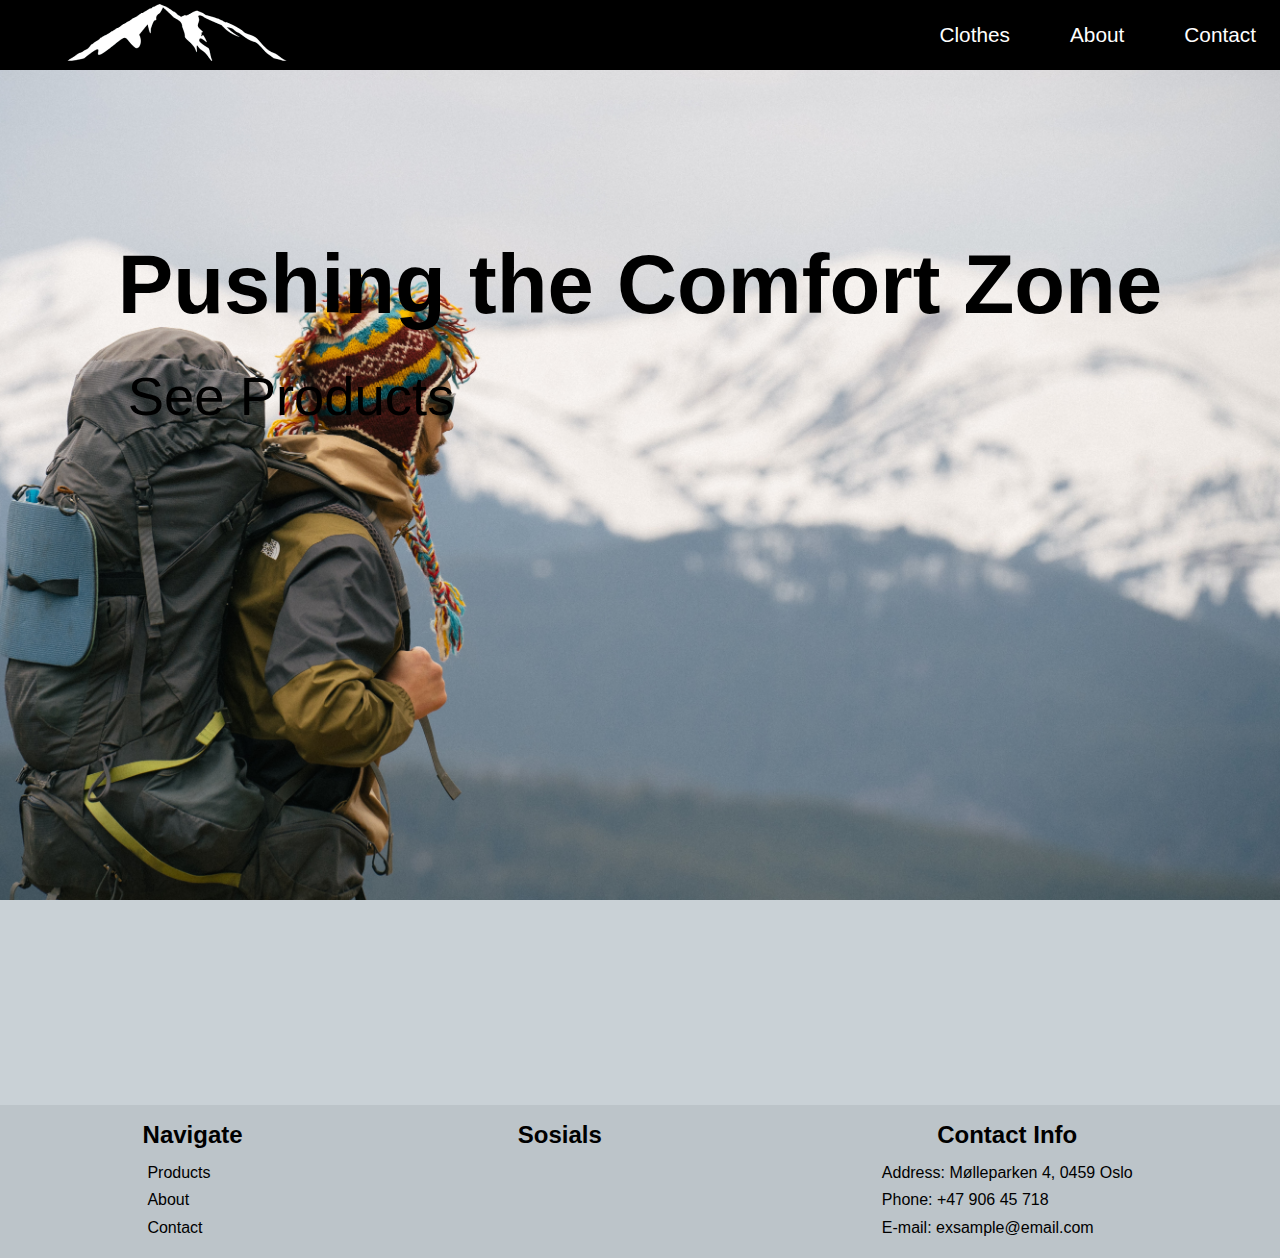
<file: index.html>
<!DOCTYPE html>
<html lang="en">
<head>
    <meta charset="UTF-8">
    <meta http-equiv="X-UA-Compatible" content="IE=edge">
    <meta name="viewport" content="width=device-width, initial-scale=1.0">
    <link rel="stylesheet" href="./css/styles.css">
    <link rel="stylesheet" href="https://cdnjs.cloudflare.com/ajax/libs/font-awesome/6.2.0/css/all.min.css" integrity="sha512-xh6O/CkQoPOWDdYTDqeRdPCVd1SpvCA9XXcUnZS2FmJNp1coAFzvtCN9BmamE+4aHK8yyUHUSCcJHgXloTyT2A==" crossorigin="anonymous" referrerpolicy="no-referrer" />
    <script src="./script.js" defer></script>
    <title>Rainy Days</title>
</head>
<body>
    <div class="background-image"> 
        <header>
            <nav class="navbar">
                <a class="nav-img" href="./index.html"><img src="./images/logo-Frame.png" alt="logo-Frame"></a>

                <ul class="nav-menu">
                    <li class="nav-item">
                        <a href="./product.html" class="nav-link">Clothes</a>
                    </li>
                    <li class="nav-item">
                        <a href="./about.html" class="nav-link">About</a>
                    </li>
                    <li class="nav-item">
                        <a href="./contact.html" class="nav-link">Contact</a>
                    </li>
                </ul>
                <div class="hamburger" id="hamburger">
                    <span class="bar"></span>
                    <span class="bar"></span>
                    <span class="bar"></span>
                </div>
            </nav>
        </header>
        <main class="main-content">
            <section class="container--front-page">
                <div class="front-page-title">
                    <h1>Pushing the Comfort Zone</h1>
                </div>
                <div class="see-products">
                    <a href="./product.html">See Products</a>                  
                </div>
            </section>
        </main>



        <footer>
            <div class="footer-container">

                <div class="navigation-list list">
                    <h3>Navigate</h3>
                    <ul>
                        <li><a href="./product.html">Products</a></li>
                        <li><a href="./about.html">About</a></li>
                        <li><a href="./contact.html">Contact</a></li>
                    </ul>
                </div> 

                <div class="sosial-list list">
                    <h3>Sosials</h3>
                    <ul>
                        <a href="#"><i class="fa-brands fa-facebook"></i></a>
                        <a href="#"><i class="fa-brands fa-square-instagram"></i></a>
                        <a href="#"><i class="fa-brands fa-twitter"></i></a>
                    </ul>
                </div>

                <div class="contact-info-list list">
                    <h3>Contact Info</h3>
                    <ul>
                        <li><p>Address: Mølleparken 4, 0459 Oslo</p></li>
                        <li><p>Phone: +47 906 45 718</p></li>
                        <li><p>E-mail: exsample@email.com</p></li>
                    </ul>
                </div>
            </div>
        </footer>
</html>
</file>
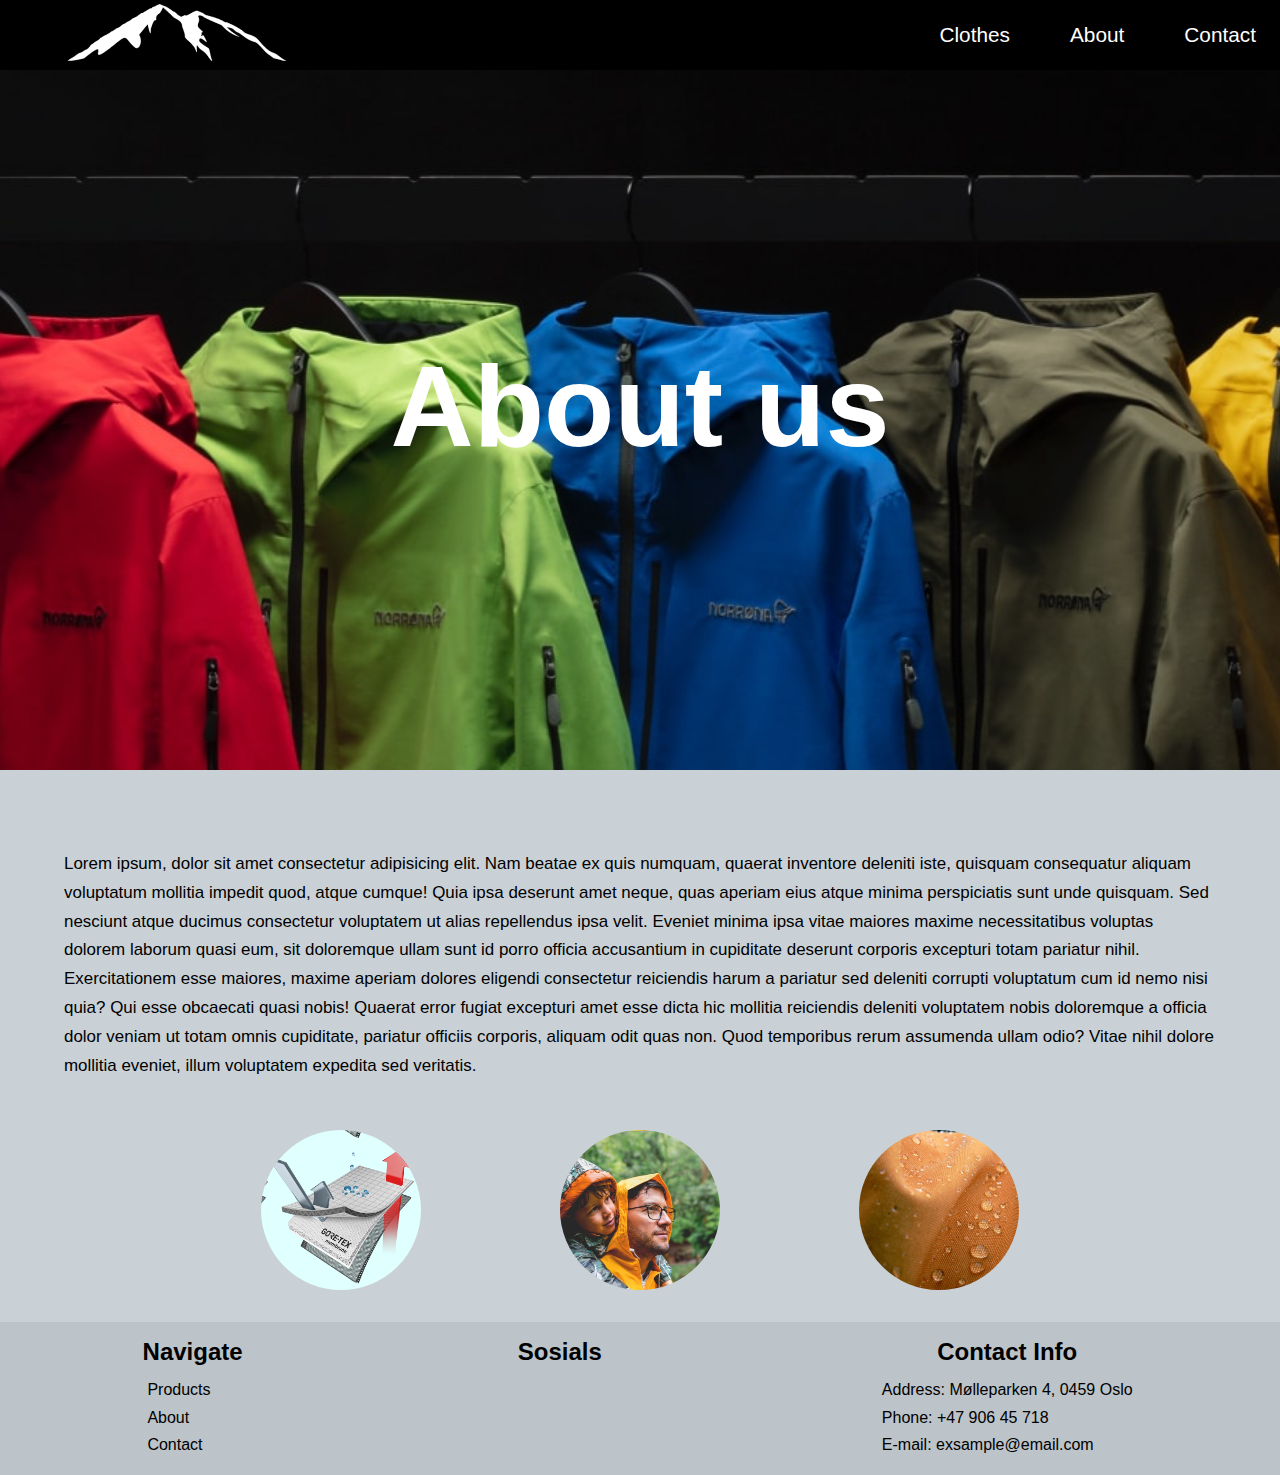
<file: about.html>
<!DOCTYPE html>
<html lang="en">
<head>
    <meta charset="UTF-8">
    <meta http-equiv="X-UA-Compatible" content="IE=edge">
    <meta name="viewport" content="width=device-width, initial-scale=1.0">
    <link rel="stylesheet" href="./css/styles.css">
    <link rel="stylesheet" href="./css/header.css">
    <link rel="stylesheet" href="./css/footer.css">
    <link rel="stylesheet" href="./css/about.css">
    <link rel="stylesheet" href="https://cdnjs.cloudflare.com/ajax/libs/font-awesome/6.2.0/css/all.min.css" integrity="sha512-xh6O/CkQoPOWDdYTDqeRdPCVd1SpvCA9XXcUnZS2FmJNp1coAFzvtCN9BmamE+4aHK8yyUHUSCcJHgXloTyT2A==" crossorigin="anonymous" referrerpolicy="no-referrer" />
    <script src="./script.js" defer></script>
    <title>About Us</title>

</head>
<body>
    <header>
        <nav class="navbar">
            <a class="nav-img"href="./index.html"><img src="./images/logo-Frame.png" alt="logo-Frame"></a>

            <div class="nav-menu">
                <li class="nav-item">
                    <a href="./product.html" class="nav-link">Clothes</a>
                </li>
                <li class="nav-item">
                    <a href="./about.html" class="nav-link">About</a>
                </li>
                <li class="nav-item">
                    <a href="./contact.html" class="nav-link">Contact</a>
                </li>
            </ul>
            </div>
            <div class="hamburger" id="hamburger">
                <span class="bar"></span>
                <span class="bar"></span>
                <span class="bar"></span>
            </div>
        </nav>
    </header>

    <main>
        <header>
        </header>
        <section class="about-us-section">
            <div class="about-us">
                <h1>About us</h1>
            </div>
        </section>
        <section class="about-text-section">
            <div class="about-description">
                <p>Lorem ipsum, dolor sit amet consectetur adipisicing elit. Nam beatae ex quis numquam, quaerat inventore deleniti iste, quisquam consequatur aliquam voluptatum mollitia impedit quod, atque cumque! Quia ipsa deserunt amet neque, quas aperiam eius atque minima perspiciatis sunt unde quisquam. Sed nesciunt atque ducimus consectetur voluptatem ut alias repellendus ipsa velit. Eveniet minima ipsa vitae maiores maxime necessitatibus voluptas dolorem laborum quasi eum, sit doloremque ullam sunt id porro officia accusantium in cupiditate deserunt corporis excepturi totam pariatur nihil. Exercitationem esse maiores, maxime aperiam dolores eligendi consectetur reiciendis harum a pariatur sed deleniti corrupti voluptatum cum id nemo nisi quia? Qui esse obcaecati quasi nobis! Quaerat error fugiat excepturi amet esse dicta hic mollitia reiciendis deleniti voluptatem nobis doloremque a officia dolor veniam ut totam omnis cupiditate, pariatur officiis corporis, aliquam odit quas non. Quod temporibus rerum assumenda ullam odio? Vitae nihil dolore mollitia eveniet, illum voluptatem expedita sed veritatis.</p>
            </div>
        </section>    
        <section>
            <div class="about-images-container">
                <div class="about-image image-1"></div>
                <div class="about-image image-2"></div>
                <div class="about-image image-3"></div>
            </div>
        </section>
    </main>
    
    <footer>
        <div class="footer-container">
    
            <div class="navigation-list list">
                <h3>Navigate</h3>
                <ul>
                    <li><a href="./product.html">Products</a></li>
                    <li><a href="./about.html">About</a></li>
                    <li><a href="./contact.html">Contact</a></li>
                </ul>
            </div> 
    
            <div class="sosial-list list">
                <h3>Sosials</h3>
                <ul>
                    <a href=""><i class="fa-brands fa-facebook"></i></a>
                    <a href=""><i class="fa-brands fa-square-instagram"></i></a>
                    <a href=""><i class="fa-brands fa-twitter"></i></a>
                </ul>
            </div>
    
            <div class="contact-info-list list">
                <h3>Contact Info</h3>
                <ul>
                    <li><p>Address: Mølleparken 4, 0459 Oslo</p></li>
                    <li><p>Phone: +47 906 45 718</p></li>
                    <li><p>E-mail: exsample@email.com</p></li>
                </ul>
            </div>
        </div>
    </footer>

</body>
</html>
</file>
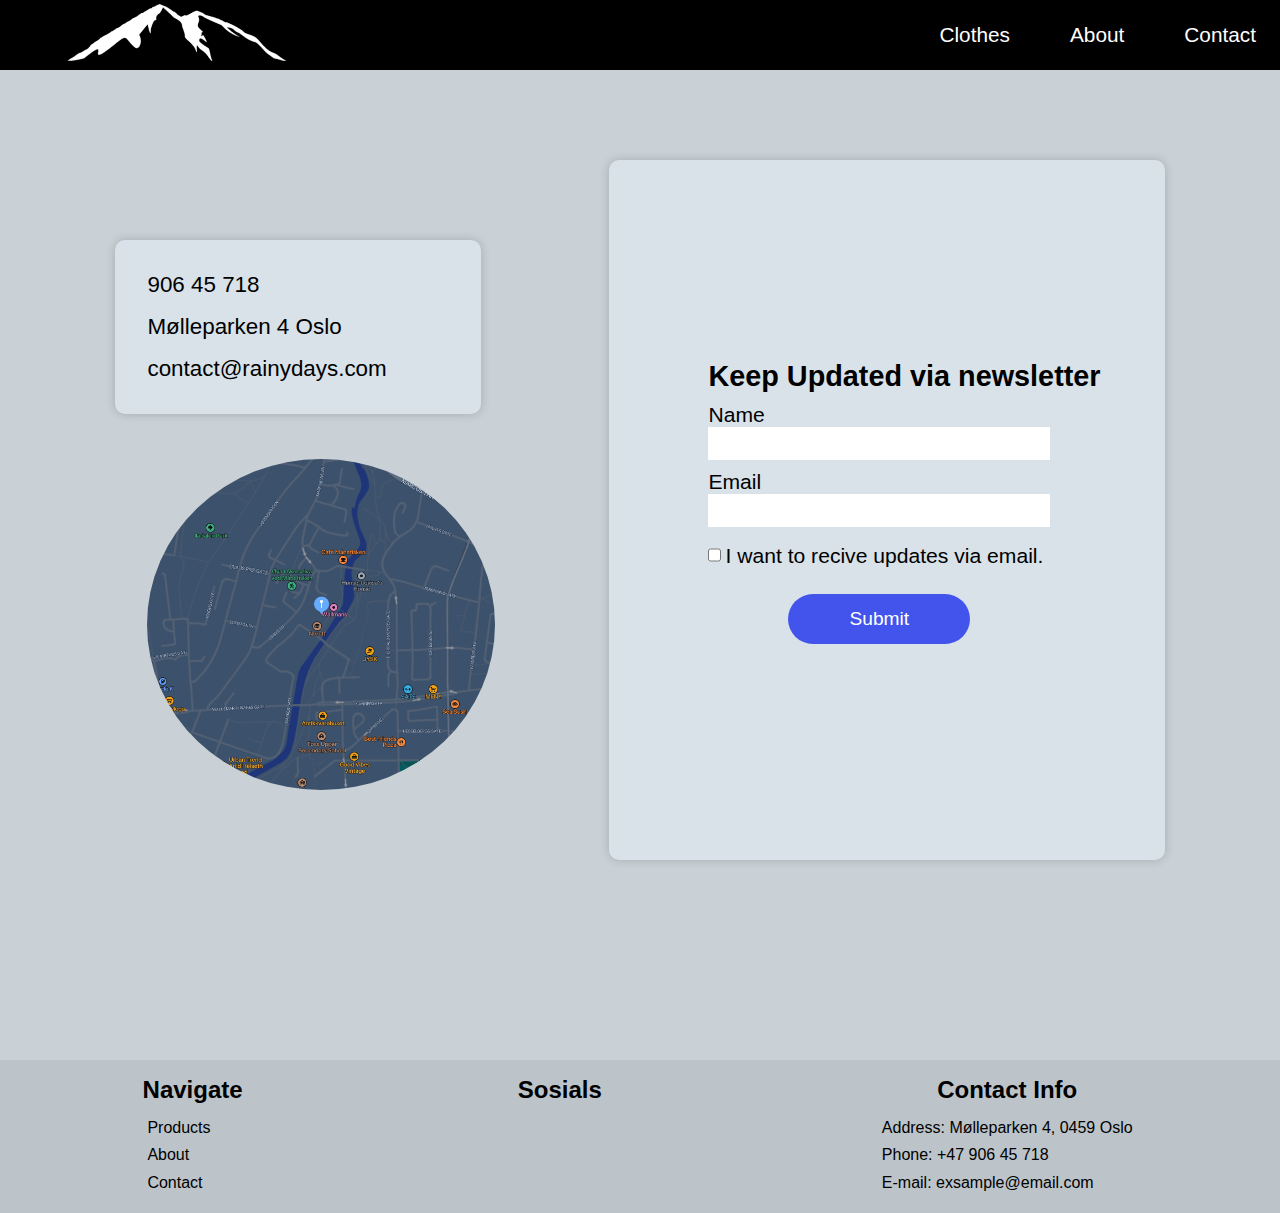
<file: contact.html>
<!DOCTYPE html>
<html lang="en">
<head>
    <meta charset="UTF-8">
    <meta http-equiv="X-UA-Compatible" content="IE=edge">
    <meta name="viewport" content="width=device-width, initial-scale=1.0">
    <link rel="stylesheet" href="./css/contact.css">
    <link rel="stylesheet" href="./css/styles.css">
    <link rel="stylesheet" href="./css/header.css">
    <link rel="stylesheet" href="./css/footer.css">
    <link rel="stylesheet" href="https://cdnjs.cloudflare.com/ajax/libs/font-awesome/6.2.0/css/all.min.css" integrity="sha512-xh6O/CkQoPOWDdYTDqeRdPCVd1SpvCA9XXcUnZS2FmJNp1coAFzvtCN9BmamE+4aHK8yyUHUSCcJHgXloTyT2A==" crossorigin="anonymous" referrerpolicy="no-referrer" />
    <script src="./script.js" defer></script>
    <title>Contact</title>
</head>
<body>
    <header>
        <nav class="navbar">
                <a class="nav-img"href="./index.html"><img src="./images/logo-Frame.png" alt="logo-Frame"></a>

            <div class="nav-menu">
                <li class="nav-item">
                    <a href="./product.html" class="nav-link">Clothes</a>
                </li>
                <li class="nav-item">
                    <a href="./about.html" class="nav-link">About</a>
                </li>
                <li class="nav-item">
                    <a href="./contact.html" class="nav-link">Contact</a>
                </li>
            </ul>
            </div>
            <div class="hamburger" id="hamburger">
                <span class="bar"></span>
                <span class="bar"></span>
                <span class="bar"></span>
            </div>
        </nav>
    </header>
    <main>
        <section class="contact-info-section">
            <div class="contact-info-container">
                <div class="contact-text">
                    <p><i class="fa-solid fa-phone"></i>   906 45 718</p>
                    <p><i class="fa-sharp fa-solid fa-building"></i>   Mølleparken 4 Oslo</p>
                    <p><i class="fa-solid fa-envelope"></i>   contact@rainydays.com</p>
                </div>
                <div class="contact-image">
                    <img src="./images/map.png" alt="map image">
                </div>
            </div>
        </section>
        <section class="contact-form">
            <div class="contact-form-container">
                <form action="#">
                    <h2>Keep Updated via newsletter</h2>
                    <div class="form-inputs">
                        <label for="name">Name</label>
                        <input type="text" id="name" name="name" required >
                        
                        <label for="email">Email</label>
                        <input type="email" id="email" name="email" required pattern="[A-Za-z @]+">
                        
                        <div class="checkbox">
                            <input id="terms" type="checkbox" id="terms" name="terms" required>
                            <label for="terms">I want to recive updates via email.</label>
                        </div>
                        <input value="Submit" id="submit" type="submit">
                    </div>
                <form action="#" class="contact-form-container">
            </div>
        </section>
    </main>
    <footer>
        <div class="footer-container">
    
            <div class="navigation-list list">
                <h3>Navigate</h3>
                <ul>
                    <li><a href="./product.html">Products</a></li>
                    <li><a href="./about.html">About</a></li>
                    <li><a href="./contact.html">Contact</a></li>
                </ul>
            </div> 
    
            <div class="sosial-list list">
                <h3>Sosials</h3>
                <ul>
                    <a href="#"><i class="fa-brands fa-facebook"></i></a>
                    <a href="#"><i class="fa-brands fa-square-instagram"></i></a>
                    <a href="#"><i class="fa-brands fa-twitter"></i></a>
                </ul>
            </div>
    
            <div class="contact-info-list list">
                <h3>Contact Info</h3>
                <ul>
                    <li><p>Address: Mølleparken 4, 0459 Oslo</p></li>
                    <li><p>Phone: +47 906 45 718</p></li>
                    <li><p>E-mail: exsample@email.com</p></li>
                </ul>
            </div>
        </div>
    </footer>
</body>
</html>
</file>
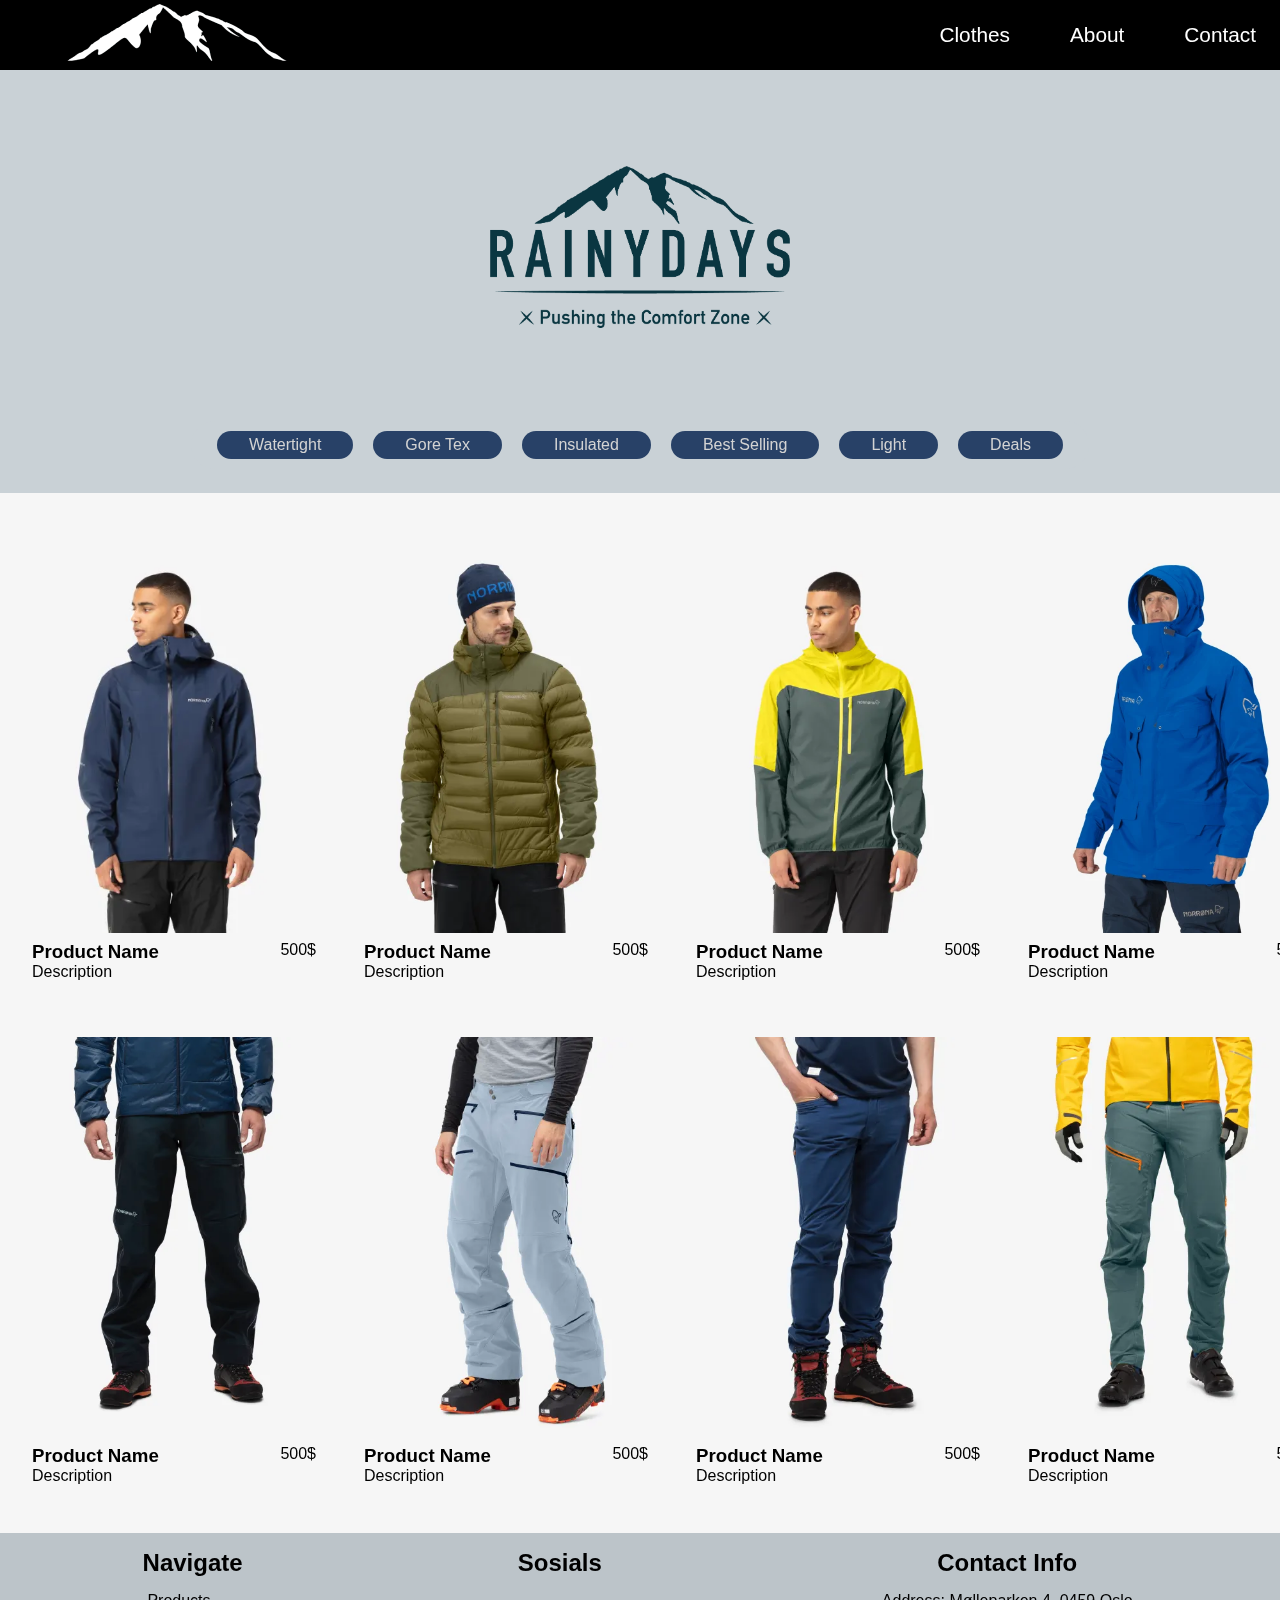
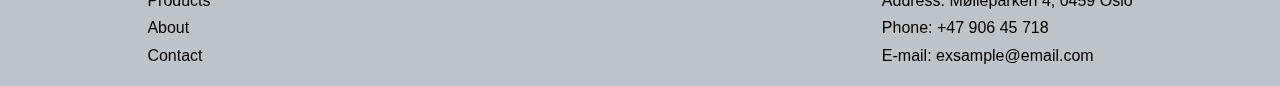
<file: product.html>
<!DOCTYPE html>
<html lang="en">
<head>
    <meta charset="UTF-8">
    <meta http-equiv="X-UA-Compatible" content="IE=edge">
    <meta name="viewport" content="width=device-width, initial-scale=1.0">
    <link rel="stylesheet" href="./css/product.css">
    <link rel="stylesheet" href="./css/header.css">
    <link rel="stylesheet" href="./css/styles.css">
    <link rel="stylesheet" href="./css/footer.css">
    <link rel="stylesheet" href="https://cdnjs.cloudflare.com/ajax/libs/font-awesome/6.2.0/css/all.min.css" integrity="sha512-xh6O/CkQoPOWDdYTDqeRdPCVd1SpvCA9XXcUnZS2FmJNp1coAFzvtCN9BmamE+4aHK8yyUHUSCcJHgXloTyT2A==" crossorigin="anonymous" referrerpolicy="no-referrer" />
    <script src="./script.js" defer></script>
    <title>Clothes</title>
</head>
<body>
    <header>
        <nav class="navbar">
            <a class="nav-img" href="./index.html"><img src="./images/logo-Frame.png" alt="logo-Frame"></a>

            <div class="nav-menu">
                <li class="nav-item">
                    <a href="./product.html" class="nav-link">Clothes</a>
                </li>
                <li class="nav-item">
                    <a href="./about.html" class="nav-link">About</a>
                </li>
                <li class="nav-item">
                    <a href="./contact.html" class="nav-link">Contact</a>
                </li>
            </ul>
            </div>
            <div class="hamburger" id="hamburger">
                <span class="bar"></span>
                <span class="bar"></span>
                <span class="bar"></span>
            </div>
        </nav>
    </header>
    <section class="top-section">
        <div class="top-logo-image">
            <img src="./images/RainyDays_Logo.png" alt="logo">
        </div>
        <div class="tags-section">  
            <div class="tags-container">
                <ul>
                    <li><a href="#">Watertight</a></li>
                    <li><a href="#">Gore Tex</a></li>
                    <li><a href="#">Insulated</a></li>
                    <li><a href="#">Best Selling</a></li>
                    <li><a href="#">Light</a></li>
                    <li><a href="#">Deals</a></li>
                </ul>
            </div>
        </div>
    </section>
    <section class="product-section">
        <div class="product-gallery">
            <div class="product-box">
                <div class="image-box jacket-1">
                    <a href=""><i class="fa-solid fa-cart-shopping"></i></a>
                </div>
                <div class="product-details">
                    <a href="./product-detail.html">
                        <div class="product-details-left">
                            <h3 class="product-name item">Product Name</h3>
                            <p class="product-description item">Description</p>
                        </div>
                        <div class="product-details-right">
                            <p class="product-price item">500$</p>
                        </div>
                    </a>
                </div>
            </div>
            <div class="product-box">
                <div class="image-box jacket-2">
                    <a href=""><i class="fa-solid fa-cart-shopping"></i></a>
                </div>
                <div class="product-details">
                    <a href="./product-detail.html">
                        <div class="product-details-left">
                            <h3 class="product-name item">Product Name</h3>
                            <p class="product-description item">Description</p>
                        </div>
                        <div class="product-details-right">
                            <p class="product-price item">500$</p>
                        </div>
                    </a>
                </div>
            </div>
            <div class="product-box">
                <div class="image-box jacket-3">
                    <a href=""><i class="fa-solid fa-cart-shopping"></i></a>
                </div>
                <div class="product-details">
                    <a href="./product-detail.html">
                        <div class="product-details-left">
                            <h3 class="product-name item">Product Name</h3>
                            <p class="product-description item">Description</p>
                        </div>
                        <div class="product-details-right">
                            <p class="product-price item">500$</p>
                        </div>
                    </a>
                </div>
            </div>
            <div class="product-box">
                <div class="image-box jacket-4">
                    <a href=""><i class="fa-solid fa-cart-shopping"></i></a>
                </div>
                <div class="product-details">
                    <a href="./product-detail.html">
                        <div class="product-details-left">
                            <h3 class="product-name item">Product Name</h3>
                            <p class="product-description item">Description</p>
                        </div>
                        <div class="product-details-right">
                            <p class="product-price item">500$</p>
                        </div>
                    </a>
                </div>
            </div>
            <div class="product-box">
                <div class="image-box jacket-5">
                    <a href=""><i class="fa-solid fa-cart-shopping"></i></a>
                </div>
                <div class="product-details">
                    <a href="./product-detail.html">
                        <div class="product-details-left">
                            <h3 class="product-name item">Product Name</h3>
                            <p class="product-description item">Description</p>
                        </div>
                        <div class="product-details-right">
                            <p class="product-price item">500$</p>
                        </div>
                    </a>
                </div>
            </div>
            <div class="product-box">
                <div class="image-box jacket-6">
                    <a href=""><i class="fa-solid fa-cart-shopping"></i></a>
                </div>
                <div class="product-details">
                    <a href="./product-detail.html">
                        <div class="product-details-left">
                            <h3 class="product-name item">Product Name</h3>
                            <p class="product-description item">Description</p>
                        </div>
                        <div class="product-details-right">
                            <p class="product-price item">500$</p>
                        </div>
                    </a>
                </div>
            </div>
            <div class="product-box">
                <div class="image-box jacket-7">
                    <a href=""><i class="fa-solid fa-cart-shopping"></i></a>
                </div>
                <div class="product-details">
                    <a href="./product-detail.html">
                        <div class="product-details-left">
                            <h3 class="product-name item">Product Name</h3>
                            <p class="product-description item">Description</p>
                        </div>
                        <div class="product-details-right">
                            <p class="product-price item">500$</p>
                        </div>
                    </a>
                </div>
            </div>
            <div class="product-box">
                <div class="image-box jacket-8">
                    <a href=""><i class="fa-solid fa-cart-shopping"></i></a>
                </div>
                <div class="product-details">
                    <a href="./product-detail.html">
                        <div class="product-details-left">
                            <h3 class="product-name item">Product Name</h3>
                            <p class="product-description item">Description</p>
                        </div>
                        <div class="product-details-right">
                            <p class="product-price item">500$</p>
                        </div>
                    </a>
                </div>
            </div>
            <div class="product-box">
                <div class="image-box jacket-9">
                    <a href=""><i class="fa-solid fa-cart-shopping"></i></a>
                </div>
                <div class="product-details">
                    <a href="./product-detail.html">
                        <div class="product-details-left">
                            <h3 class="product-name item">Product Name</h3>
                            <p class="product-description item">Description</p>
                        </div>
                        <div class="product-details-right">
                            <p class="product-price item">500$</p>
                        </div>
                    </a>
                </div>
            </div>
            <div class="product-box">
                <div class="image-box jacket-10">
                    <a href=""><i class="fa-solid fa-cart-shopping"></i></a>
                </div>
                <div class="product-details">
                    <a href="./product-detail.html">
                        <div class="product-details-left">
                            <h3 class="product-name item">Product Name</h3>
                            <p class="product-description item">Description</p>
                        </div>
                        <div class="product-details-right">
                            <p class="product-price item">500$</p>
                        </div>
                    </a>
                </div>
            </div>
        </div>
        <div class="product-gallery">
            <div class="product-box">
                <div class="image-box pant-1">
                    <a href=""><i class="fa-solid fa-cart-shopping"></i></a>
                </div>
                <div class="product-details">
                    <a href="./product-detail.html">
                        <div class="product-details-left">
                            <h3 class="product-name item">Product Name</h3>
                            <p class="product-description item">Description</p>
                        </div>
                        <div class="product-details-right">
                            <p class="product-price item">500$</p>
                        </div>
                    </a>
                </div>
            </div>
            <div class="product-box">
                <div class="image-box pant-2">
                    <a href=""><i class="fa-solid fa-cart-shopping"></i></a>
                </div>
                <div class="product-details">
                    <a href="./product-detail.html">
                        <div class="product-details-left">
                            <h3 class="product-name item">Product Name</h3>
                            <p class="product-description item">Description</p>
                        </div>
                        <div class="product-details-right">
                            <p class="product-price item">500$</p>
                        </div>
                    </a>
                </div>
            </div>
            <div class="product-box">
                <div class="image-box pant-3">
                    <a href=""><i class="fa-solid fa-cart-shopping"></i></a>
                </div>
                <div class="product-details">
                    <a href="./product-detail.html">
                        <div class="product-details-left">
                            <h3 class="product-name item">Product Name</h3>
                            <p class="product-description item">Description</p>
                        </div>
                        <div class="product-details-right">
                            <p class="product-price item">500$</p>
                        </div>
                    </a>
                </div>
            </div>
            <div class="product-box">
                <div class="image-box pant-4">
                    <a href=""><i class="fa-solid fa-cart-shopping"></i></a>
                </div>
                <div class="product-details">
                    <a href="./product-detail.html">
                        <div class="product-details-left">
                            <h3 class="product-name item">Product Name</h3>
                            <p class="product-description item">Description</p>
                        </div>
                        <div class="product-details-right">
                            <p class="product-price item">500$</p>
                        </div>
                    </a>
                </div>
            </div>
            <div class="product-box">
                <div class="image-box pant-5">
                    <a href=""><i class="fa-solid fa-cart-shopping"></i></a>
                </div>
                <div class="product-details">
                    <a href="./product-detail.html">
                        <div class="product-details-left">
                            <h3 class="product-name item">Product Name</h3>
                            <p class="product-description item">Description</p>
                        </div>
                        <div class="product-details-right">
                            <p class="product-price item">500$</p>
                        </div>
                    </a>
                </div>
            </div>
            <div class="product-box">
                <div class="image-box pant-6">
                    <a href=""><i class="fa-solid fa-cart-shopping"></i></a>
                </div>
                <div class="product-details">
                    <a href="./product-detail.html">
                        <div class="product-details-left">
                            <h3 class="product-name item">Product Name</h3>
                            <p class="product-description item">Description</p>
                        </div>
                        <div class="product-details-right">
                            <p class="product-price item">500$</p>
                        </div>
                    </a>
                </div>
            </div>
            <div class="product-box">
                <div class="image-box pant-7">
                    <a href=""><i class="fa-solid fa-cart-shopping"></i></a>
                </div>
                <div class="product-details">
                    <a href="./product-detail.html">
                        <div class="product-details-left">
                            <h3 class="product-name item">Product Name</h3>
                            <p class="product-description item">Description</p>
                        </div>
                        <div class="product-details-right">
                            <p class="product-price item">500$</p>
                        </div>
                    </a>
                </div>
            </div>
            <div class="product-box">
                <div class="image-box pant-8">
                    <a href=""><i class="fa-solid fa-cart-shopping"></i></a>
                </div>
                <div class="product-details">
                    <a href="./product-detail.html">
                        <div class="product-details-left">
                            <h3 class="product-name item">Product Name</h3>
                            <p class="product-description item">Description</p>
                        </div>
                        <div class="product-details-right">
                            <p class="product-price item">500$</p>
                        </div>
                    </a>
                </div>
            </div>
            <div class="product-box">
                <div class="image-box pant-9">
                    <a href=""><i class="fa-solid fa-cart-shopping"></i></a>
                </div>
                <div class="product-details">
                    <a href="./product-detail.html">
                        <div class="product-details-left">
                            <h3 class="product-name item">Product Name</h3>
                            <p class="product-description item">Description</p>
                        </div>
                        <div class="product-details-right">
                            <p class="product-price item">500$</p>
                        </div>
                    </a>
                </div>
            </div>
            <div class="product-box">
                <div class="image-box pant-10">
                    <a href=""><i class="fa-solid fa-cart-shopping"></i></a>
                </div>
                <div class="product-details">
                    <a href="./product-detail.html">
                        <div class="product-details-left">
                            <h3 class="product-name item">Product Name</h3>
                            <p class="product-description item">Description</p>
                        </div>
                        <div class="product-details-right">
                            <p class="product-price item">500$</p>
                        </div>
                    </a>
                </div>
            </div>
    </section>
    <footer>
        <div class="footer-container">
    
            <div class="navigation-list list">
                <h3>Navigate</h3>
                <ul>
                    <li><a href="./product.html">Products</a></li>
                    <li><a href="./about.html">About</a></li>
                    <li><a href="./contact.html">Contact</a></li>
                </ul>
            </div> 
    
            <div class="sosial-list list">
                <h3>Sosials</h3>
                <ul>
                    <a href="#"><i class="fa-brands fa-facebook"></i></a>
                    <a href="#"><i class="fa-brands fa-square-instagram"></i></a>
                    <a href="#"><i class="fa-brands fa-twitter"></i></a>
                </ul>
            </div>
    
            <div class="contact-info-list list">
                <h3>Contact Info</h3>
                <ul>
                    <li><p>Address: Mølleparken 4, 0459 Oslo</p></li>
                    <li><p>Phone: +47 906 45 718</p></li>
                    <li><p>E-mail: exsample@email.com</p></li>
                </ul>
            </div>
        </div>
    </footer>
</body>
</html>
</file>
<file: css/styles.css>
@import url(./header.css);
@import url(./footer.css);
@import url(../images/);
@import url(./product.css);

:root {
  font-family: Arial, Helvetica, sans-serif;
  --white: #fff;
  --black: rgb(0, 0, 0);
  --light-blue: rgb(45, 83, 147);
  --footer: #bcc4c9;
  --main-background: #c9d1d6;
  --product-overlay-color: #fafafaf2;
  --product-background: #f6f6f6;
  --tag-color: #284167;
  --tag-text-color: #d3d3d3;
  --button-color: #4354ed;
  --form-background: #d8e2e8;
}

* {
  box-sizing: border-box;
  margin: 0;
  padding: 0;
  font-family: Arial, Helvetica, sans-serif;
}
main {
  min-height: 100vh;
}
a {
  text-decoration: none;
  color: var(--black);
}

.background-image {
  background-color: var(--light-blue);
  height: 100vh;
  background-image: url(../images/front-page-img.jpg);
  background-size: cover;
  background-repeat: no-repeat;
  object-fit: contain;
  background-position: right;
  width: 100%;
}

.main-content {
  display: flex;
  justify-content: center;
  margin-top: 15vh;
}

.container--front-page {
  display: flex;
  flex-direction: column;
  padding: 1rem;
}

.front-page-title {
  padding: 1rem;
  font-size: calc(1rem + 2vw);
}

.see-products {
  padding: 1rem;
}

.see-products a {
  font-size: calc(1rem + 3vw);
  padding: 10px;
  color: black;
  transition: 0.5s ease;
  border-radius: 15px;
}

.see-products a:hover {
  background-color: var(--black);
  font-size: calc(1.5rem + 3vw);
  color: var(--white);
}

.rest-of-page {
  background-color: var(--light-blue);
}

footer {
  display: none;
}

@media (min-width: 768px) {
  footer {
    display: block;
  }
}
</file>
<file: css/header.css>
/* The code is written by me but is heavily inspired by a video tutorial. The code is likely to be similar to exsisting projects.*/
/* Source; https://www.youtube.com/watch?v=flItyHiDm7E&t=474s&ab_channel=WebDevTutorials*/

* {
  box-sizing: border-box;
  padding: 0;
  margin: 0;
}

header {
  transition: 0.3s ease;
}

header:hover {
  background-color: black;
}

header:hover a {
  color: white;
}

header:hover span {
  background-color: white;
}

header:hover img {
  display: block;
  filter: saturate(100);
  filter: brightness(100);
}

li {
  list-style: none;
}

.nav-item a {
  color: var(--black);
  text-decoration: none;
  font-size: 1.3rem;
}

.navbar {
  min-height: 70px;
  display: flex;
  justify-content: space-between;
  align-items: center;
  padding: 0 24px;
}

.nav-menu {
  display: flex;
  align-items: center;
  justify-content: space-between;
  gap: 60px;
}

.nav-branding {
  font-size: 1.8rem;
}

.nav-link {
  transition: 0.6s ease;
}

.nav-link:hover {
  color: rgb(23, 126, 229);
}

.hamburger {
  display: none;
  cursor: pointer;
}

.hamburger span {
  background-color: var(--black);
}

.hamburger:hover {
  background-color: var(--black);
}

.bar {
  display: block;
  width: 25px;
  height: 3px;
  margin: 5px auto;
  -webkit-transition: all 0.4s ease-in-out;
  transition: all 0.4s ease-in-out;
  background-color: white;
}

@media (max-width: 768px) {
  .hamburger {
    display: block;
    margin-left: auto;
  }

  .nav-img {
    display: none;
  }

  .hamburger.active .bar:nth-child(1) {
    transform: translateY(8px) rotate(43deg);
  }

  .hamburger.active .bar:nth-child(2) {
    opacity: 0;
  }
  .hamburger.active .bar:nth-child(3) {
    transform: translateY(-8px) rotate(-43deg);
  }

  .nav-menu {
    position: fixed;
    left: -100%;
    top: 60px;
    gap: 0;
    flex-direction: column;
    background-color: var(--black);
    width: 100%;
    text-align: center;
    transition: 0.3s;
    z-index: 101;
  }

  .nav-item {
    margin: 16px 0;
  }

  .nav-menu.active {
    left: 0;
  }
}
</file>
<file: css/footer.css>
footer {
    left: 0;
    bottom: 0;
    width: 100%;
}

.footer-container {
    background-color: var(--footer);
    display: flex;
    justify-content: space-around;
    padding: 1rem;
}

.list h3 {
    font-size: 1.5rem;
    margin-bottom: 10px;

}
.navigation-list h3 {
    display: flex;
    justify-content: center;
}

.contact-info-list h3 {
    display: flex;
    justify-content: center;
}

.list li {
    padding: 0.3rem;
}

.sosial-list{
    display: flex;
    flex-direction:column;
}

.sosial-list h3 {
    display: flex;
    justify-content: center;
}

.sosial-list ul {
    display: flex;
    flex-direction: row;
    padding: 0;
    margin: 1rem;
}

.sosial-list a {
    font-size: 1.5rem;
    margin: 0 1rem;
}
</file>
<file: css/about.css>
main {
  min-height: 100vh;
}

section {
  display: flex;
  justify-content: center;
}

.about-us {
  background-image: url(../images/about-us-image.jpg);
  background-position: top;
  background-attachment: fixed;
  background-repeat: no-repeat;
  background-size: cover;
  min-height: 500px;
  color: white;
  width: 100%;
  height: 700px;
  font-size: 2rem;
  font-weight: 500;
  display: flex;
  justify-content: center;
  padding-top: 30vh;
  margin-bottom: 5rem;
}

.about-description {
  display: flex;
  font-size: 1rem;
  line-height: 1.3;
  justify-content: center;
  width: 90vw;
}

.about-images-container {
  display: flex;
  flex-wrap: wrap;
  margin-top: 50px;
  flex-direction: row;
  width: 70vw;
  justify-content: space-around;
}

.about-image {
  background-color: lightcyan;
  padding: calc(1rem + 5vw);
  border-radius: 50%;
  display: flex;
  margin-bottom: 2rem;
}

.image-1 {
  background-image: url(../images/image-1.png);
  background-size: 91%;
  background-position: bottom;
}
.image-2 {
  background-image: url(../images/image-2.webp);
  background-size: 190%;
  background-position: center;
}
.image-3 {
  background-image: url(../images/image-3.png);
  background-size: 150%;
}

.about-us {
  font-size: calc(2rem + 2vw);
}

.about-description {
  font-size: calc(0.5rem + 0.7vw);
  line-height: calc(1rem + 1vw);
}
</file>
<file: css/contact.css>
*{
    font-family: Arial, Helvetica, sans-serif;
    box-sizing: border-box;
    margin: 0;
    padding: 0;
}
body{
    display: flex;
    flex-direction: column;

}
main{
    display: flex;
    justify-content: center;
    margin: 10vh 0 0 0; 
    column-gap: 10vw;
    flex-wrap: wrap-reverse;
    min-height: 100vh;
}
 
.contact-info-section{
    display: flex;
    max-width: 366px;
} 

.contact-form-container{
    background-color: var(--form-background);
    display: flex;
    padding: 200px 5vw;
    box-shadow: 0 0 10px rgba(28, 28, 28, 0.2);
    border-radius: 10px;
    margin-bottom: 10vh;

}

.contact-form-container h2{
    font-size: calc(16px + 1vw);
    margin-left: 35px;
}


.contact-image img{
    border-radius: 50%;
    height: 50%;
    width:calc(60% + 10vw);
    margin-top: 5vh;
    margin-left: 25px;
    margin: 5vh 0 2rem 2rem;
}

.contact-text {
    margin-top: 5rem;
    padding: 1rem;
    background-color: var(--form-background);
    border-radius: 10px;
    box-shadow: 0 0 10px rgba(28, 28, 28, 0.2);


}
.contact-text p{
    margin: 1rem;
    font-size: calc(1rem + 0.5vw);
}

.form-inputs{
    display: flex;
    flex-direction: column;
    width: 80%;
    margin-left: 35px;
    justify-content: center;


}

.form-inputs label {
    font-size: calc(1rem + 0.4vw);
    margin: 10px 0 0 0;
    
}

.form-inputs input {
    height: calc(1.5rem + 0.7vw);
    border: none;
    font-size: 1.2rem;
    border-radius: 20;
}

 #terms{
    height: 1rem;
    margin: 5px 0 5px 0;
}

.checkbox{
    margin: 15px 0 10px 0;
    font-size: calc(0.5rem + 0.5vw);
}

#submit {
    background-color: var(--button-color);
    height: 50px;
    color: var(--white);
    margin: 1rem 5rem;
    border: none;
    border-radius: 25px;
}
</file>
<file: css/product.css>
* {
    margin: 0;
    padding: 0;
    box-sizing: border-box;
}

body {
    margin: 0;
    padding: 0;
    position: relative;
    background-color: var(--main-background);
}

.top-section {
    padding: 6rem 0 1.5rem 0;
    display: flex;
    flex-direction: column;
    align-items: center;
}

 .top-logo-image img {
    width: 300px;
} 

.tags-section ul{
    margin-top: 10%;
    padding: 0 1rem;
    background-color: var(--main-background);
    display: flex;
    flex-direction: row;
    flex-wrap: wrap;
    width: auto;
    list-style: none;
    border-radius: 50px;
    justify-content: center;
}


.tags-section ul a {
    display: inline-block;
    background-color: var(--tag-color);
    color: var(--tag-text-color);
    text-decoration: none;
    padding: 0.3rem 2rem;
    margin: 10px;
    border-radius: 25px;
    transition: all 0.3s ease;
}

.tags-section ul a:hover{
    background-color: rgb(124, 205, 133);
    color: black;
    padding: 0.3rem 3rem;
    margin: -2px
}


.product-section{
    padding: 1rem 0;
    background-color: var(--product-background);
}

.product-gallery {
    display: flex;
    flex-direction: row;
    background-color: var(--product-background);
    padding: 1rem;
    gap: 1rem;
    overflow: auto;
    overflow-x: auto;
}

/* GOT CODE FROM: ////////////////////////////////////////////////////////////////
https://www.w3schools.com/howto/howto_css_hide_scrollbars.asp */
/* Hide scrollbar for Chrome, Safari and Opera */
.product-gallery::-webkit-scrollbar {
    display: none;
  }
/* Hide scrollbar for IE, Edge and Firefox */
.product-gallery {
    -ms-overflow-style: none;  /* IE and Edge */
    scrollbar-width: none;  /* Firefox */
}
/* ///////////////////////////////////////////////////////////////////////// */
.product-box {
    padding: .5rem;
    display: flex;
    flex-direction:column;
}


.image-box{
    background-color: lightseagreen;
    height: 220px;
    width: 250px;
    background-position: center;
    background-repeat: no-repeat;
    background-size: cover;
    position: relative;
    display: flex;
    justify-content: flex-end;
    padding: 0.3rem;
    transition: all 0.5s ease;
}

.image-box i:hover{
    font-size: 1.5rem;
    color: rgb(218, 75, 75);
}

@media (min-width: 768px) {
    .image-box {
        height: 400px;
        width: 300px;
    }
    .product-details a{
        padding: 0.5rem
    }

    .product-details a:hover{
        background-color: var(--button-color);
        border-radius: 10px;
        color: var(--white);
    } 
}

.product-details a{
display: flex;
flex-direction: row;
}

.product-details-right {
    margin-left: auto;
}


.jacket-1{
    background-image: url(../images/jacket-1-front.webp);
}
.jacket-1:hover {
    background-image: url(../images/Jacket-1-back.webp);
}
.jacket-2{
    background-image: url(../images/jacket-2-front.webp);
}
.jacket-2:hover {
    background-image: url(../images/Jacket-2-back.webp);
}
.jacket-3{
    background-image: url(../images/jacket-3-front.webp);
}
.jacket-3:hover {
    background-image: url(../images/Jacket-3-back.webp);
}
.jacket-4{
    background-image: url(../images/jacket-4-front.webp);
}
.jacket-4:hover {
    background-image: url(../images/Jacket-4-back.webp);
}
.jacket-5{
    background-image: url(../images/jacket-5-front.webp);
}
.jacket-5:hover {
    background-image: url(../images/Jacket-5-back.webp);
}
.jacket-6{
    background-image: url(../images/jacket-6-front.webp);
}
.jacket-6:hover {
    background-image: url(../images/Jacket-6-back.webp);
}
.jacket-7{
    background-image: url(../images/jacket-7-front.webp);
}
.jacket-7:hover {
    background-image: url(../images/Jacket-7-back.webp);
}
.jacket-8{
    background-image: url(../images/jacket-8-front.webp);
}
.jacket-8:hover {
    background-image: url(../images/Jacket-8-back.webp);
}
.jacket-9{
    background-image: url(../images/jacket-9-front.webp);
}
.jacket-9:hover {
    background-image: url(../images/Jacket-9-back.webp);
}
.jacket-10{
    background-image: url(../images/jacket-10-front.webp);
}
.jacket-10:hover {
    background-image: url(../images/Jacket-10-back.webp);
}





.pant-1{
    background-image: url(../images/pant-1-front.webp);
}
.pant-1:hover {
    background-image: url(../images/pant-1-back.webp);
}
.pant-2{
    background-image: url(../images/pant-2-front.webp);
}
.pant-2:hover {
    background-image: url(../images/pant-2-back.webp);
}
.pant-3{
    background-image: url(../images/pant-3-front.webp);
}
.pant-3:hover {
    background-image: url(../images/pant-3-back.webp);
}
.pant-4{
    background-image: url(../images/pant-4-front.webp);
}
.pant-4:hover {
    background-image: url(../images/pant-4-back.webp);
}
.pant-5{
    background-image: url(../images/pant-5-front.webp);
}
.pant-5:hover {
    background-image: url(../images/pant-5-back.webp);
}
.pant-6{
    background-image: url(../images/pant-6-front.webp);
}
.pant-6:hover {
    background-image: url(../images/pant-6-back.webp);
}
.pant-7{
    background-image: url(../images/pant-7-front.webp);
}
.pant-7:hover {
    background-image: url(../images/pant-7-back.webp);
}
.pant-8{
    background-image: url(../images/pant-8-front.webp);
}
.pant-8:hover {
    background-image: url(../images/pant-8-back.webp);
}
.pant-9{
    background-image: url(../images/pant-9-front.webp);
}
.pant-9:hover {
    background-image: url(../images/pant-9-back.webp);
}
.pant-10{
    background-image: url(../images/pant-10-front.webp);
}
.pant-10:hover {
    background-image: url(../images/pant-10-back.webp);
}




















































/* .product-gallery {
    display: flex;
    background-color: lightgreen;
    padding: 1rem;
    gap: 1rem;
    overflow: auto;
    overflow-x: auto;
    
}

.product-box {
    position: relative;
    background-color: lightcoral;
    min-width: fit-content;
    /* padding: 10rem 3rem; */
    /* height: 17rem; */
    /* background-image: url(../images/jacket-1-front.webp); */
    /* display: flex; */
    /* align-items: flex-end; */
/* } */

/* 
.product-img {
    background-color: rgb(100, 233, 51);
    background-image: url(../images/jacket-1-front.webp);
    background-size: 50px;
}


.add-to-cart {
    background-color: lightblue;
    align-self: flex-start;
    align-items: flex;
}

.product-box img {
    width: 50%;
    height: 100%;
    object-fit: cover;
    transition: all 0.5s ease;
}

.product-overlay{

}

/* 
.product-box:hover img {
    transform: scale(1.1);
} */


/* .product-box .product-overlay {
    display: flex;
    align-items: center;
    justify-content: center;
    background-color: var(--product-overlay-color);
    position: absolute;
    top: 20px;
    right: 20px;
    left: 20px;
    bottom: 20px;
    opacity: 1;
    transition: all 0.5s ease;
    z-index: 100;
} */


/* .product-box:hover .product-overlay {
    top: 20px;
    right: 20px;
    bottom: 20px;
    left: 20px;
    opacity: 1;
} */
/* 

.product-details {
    text-align:center;
    padding: 1rem;
} */

 /* @media(min-width: 768px){
    .product-gallery {
        width: 100%;
        max-width: 950px;
        margin: 0 auto;
        padding: 50px 20px;
        display: grid;
        grid-auto-flow: dense;
        grid-gap: 20px;

        
    }  
 }  */
</file>
